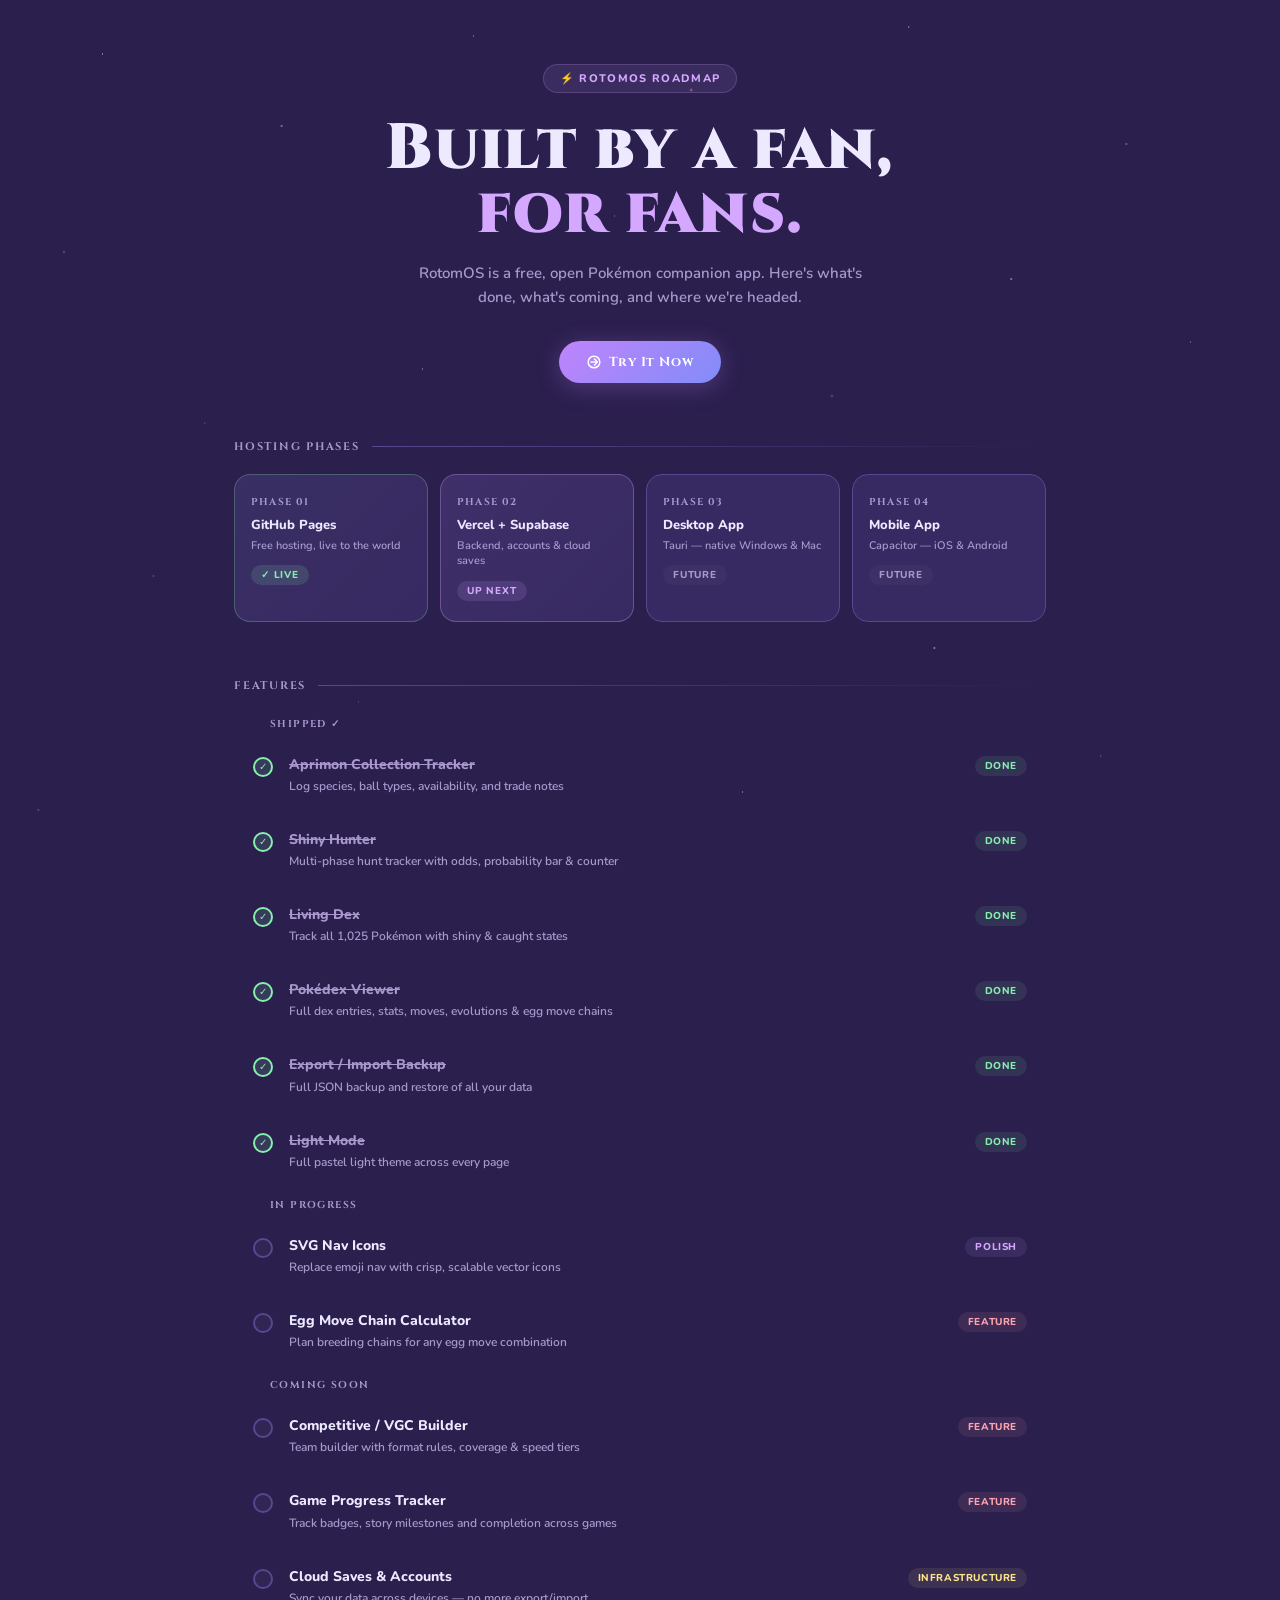
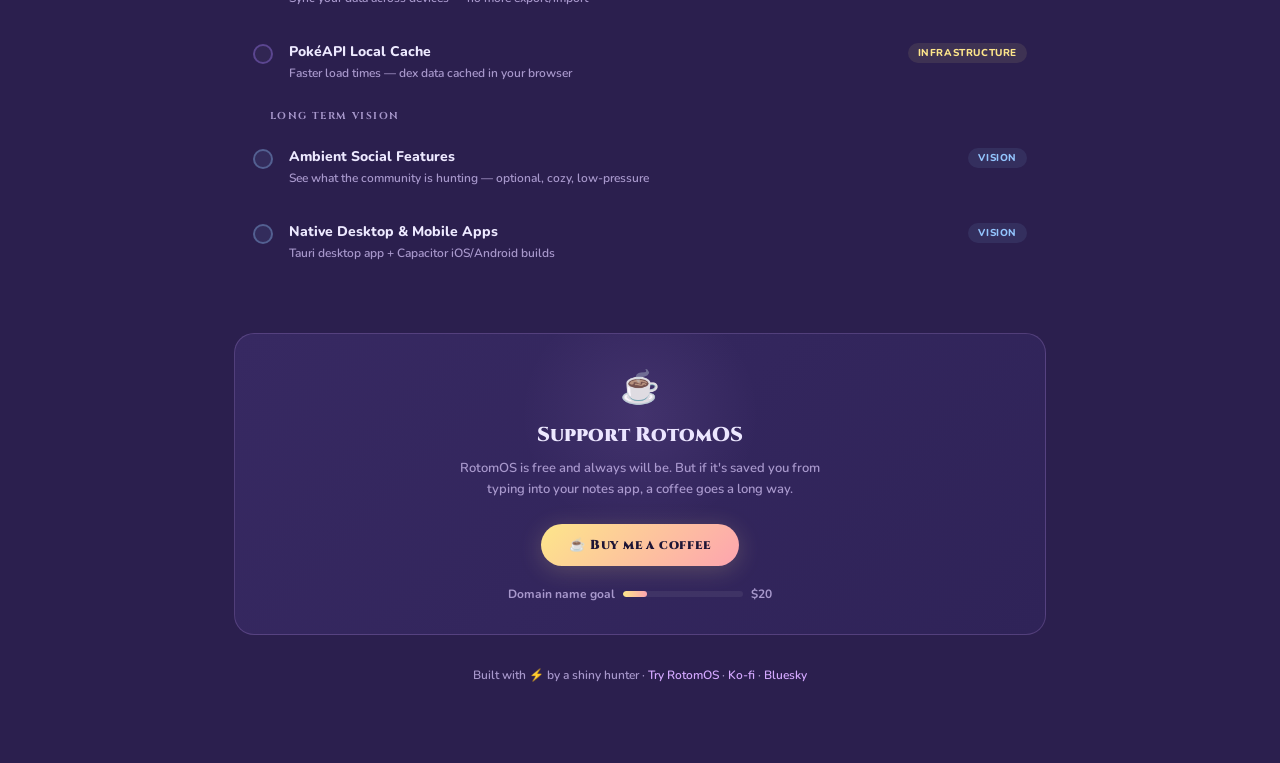
<file: roadmap.html>
<!DOCTYPE html>
<html lang="en">
<head>
<meta charset="UTF-8">
<meta name="viewport" content="width=device-width, initial-scale=1.0">
<title>RotomOS — Roadmap</title>
<link rel="preconnect" href="https://fonts.googleapis.com">
<link href="https://fonts.googleapis.com/css2?family=Cinzel:wght@700;900&family=Nunito:wght@400;600;700;800&display=swap" rel="stylesheet">
<style>
  *, *::before, *::after { box-sizing: border-box; margin: 0; padding: 0; }

  :root {
    --bg:       #2b1f4e;
    --surface:  #372962;
    --surface2: #422f72;
    --border:   #5b4690;
    --text:     #ede9ff;
    --muted:    #a898cc;
    --accent:   #d4a8ff;
    --rose:     #fda4af;
    --mint:     #86efac;
    --gold:     #fde68a;
    --sky:      #93c5fd;
  }

  html { scroll-behavior: smooth; }

  body {
    background: var(--bg);
    color: var(--text);
    font-family: 'Nunito', sans-serif;
    min-height: 100vh;
    overflow-x: hidden;
    position: relative;
  }

  /* ── Starfield ── */
  body::before {
    content: '';
    position: fixed; inset: 0; z-index: 0; pointer-events: none;
    background-image:
      radial-gradient(1px 1px at 8%  6%, #ffffffcc, transparent),
      radial-gradient(1.5px 1.5px at 22% 14%, #e9d5ffaa, transparent),
      radial-gradient(1px 1px at 37%  4%, #ffffff99, transparent),
      radial-gradient(2px 2px at 54% 10%, #fda4af88, transparent),
      radial-gradient(1px 1px at 71%  3%, #ffffffbb, transparent),
      radial-gradient(1.5px 1.5px at 88% 16%, #93c5fd99, transparent),
      radial-gradient(1px 1px at 5%  28%, #ffffffaa, transparent),
      radial-gradient(1px 1px at 48% 24%, #e9d5ff88, transparent),
      radial-gradient(1.5px 1.5px at 79% 31%, #ffffff99, transparent),
      radial-gradient(1px 1px at 16% 47%, #fde68a66, transparent),
      radial-gradient(1px 1px at 33% 41%, #ffffffaa, transparent),
      radial-gradient(2px 2px at 65% 44%, #d4a8ff55, transparent),
      radial-gradient(1px 1px at 93% 38%, #ffffff88, transparent),
      radial-gradient(1.5px 1.5px at 12% 64%, #fda4af55, transparent),
      radial-gradient(1px 1px at 44% 60%, #ffffffaa, transparent),
      radial-gradient(1px 1px at 28% 78%, #93c5fd66, transparent),
      radial-gradient(1.5px 1.5px at 73% 72%, #ffffff99, transparent),
      radial-gradient(1px 1px at 86% 84%, #e9d5ff77, transparent),
      radial-gradient(1px 1px at 58% 88%, #ffffffaa, transparent),
      radial-gradient(1.5px 1.5px at 3%  90%, #fde68a55, transparent);
  }

  /* ── Layout ── */
  .page { position: relative; z-index: 1; max-width: 860px; margin: 0 auto; padding: 0 24px 80px; }

  /* ── Header ── */
  .hero {
    text-align: center;
    padding: 64px 0 56px;
  }
  .hero-badge {
    display: inline-flex; align-items: center; gap: 8px;
    background: #d4a8ff18; border: 1px solid #d4a8ff33;
    border-radius: 100px; padding: 6px 16px;
    font-size: 11px; font-weight: 800; letter-spacing: .12em;
    text-transform: uppercase; color: var(--accent);
    margin-bottom: 24px;
  }
  .hero-title {
    font-family: 'Cinzel', serif;
    font-size: clamp(36px, 6vw, 64px);
    font-weight: 900;
    line-height: 1;
    letter-spacing: .02em;
    margin-bottom: 16px;
  }
  .hero-title span { color: var(--accent); }
  .hero-sub {
    color: var(--muted);
    font-size: 15px;
    font-weight: 600;
    max-width: 480px;
    margin: 0 auto 32px;
    line-height: 1.6;
  }
  .hero-cta {
    display: inline-flex; align-items: center; gap: 8px;
    background: linear-gradient(135deg, #c084fc, #818cf8);
    color: white; font-family: 'Cinzel', serif;
    font-size: 13px; font-weight: 700; letter-spacing: .06em;
    padding: 12px 28px; border-radius: 100px;
    text-decoration: none;
    box-shadow: 0 4px 24px #c084fc44;
    transition: transform .18s, box-shadow .18s;
  }
  .hero-cta:hover { transform: translateY(-2px); box-shadow: 0 8px 32px #c084fc66; }

  /* ── Section headers ── */
  .section-label {
    font-family: 'Cinzel', serif;
    font-size: 11px; font-weight: 700;
    letter-spacing: .16em; text-transform: uppercase;
    color: var(--muted);
    margin-bottom: 20px;
    display: flex; align-items: center; gap: 12px;
  }
  .section-label::after {
    content: ''; flex: 1; height: 1px;
    background: linear-gradient(90deg, var(--border), transparent);
  }

  /* ── Phase cards (hosting) ── */
  .phases {
    display: grid;
    grid-template-columns: repeat(auto-fill, minmax(180px, 1fr));
    gap: 12px;
    margin-bottom: 56px;
  }
  .phase-card {
    background: var(--surface);
    border: 1px solid var(--border);
    border-radius: 16px;
    padding: 20px 16px;
    position: relative;
    overflow: hidden;
    transition: transform .18s;
  }
  .phase-card:hover { transform: translateY(-3px); }
  .phase-card.done { border-color: #86efac44; }
  .phase-card.done::before {
    content: '';
    position: absolute; inset: 0;
    background: linear-gradient(135deg, #86efac08, transparent);
  }
  .phase-card.current { border-color: #d4a8ff55; }
  .phase-card.current::before {
    content: '';
    position: absolute; inset: 0;
    background: linear-gradient(135deg, #d4a8ff0d, transparent);
  }
  .phase-num {
    font-family: 'Cinzel', serif;
    font-size: 10px; font-weight: 700;
    letter-spacing: .12em; text-transform: uppercase;
    color: var(--muted); margin-bottom: 8px;
  }
  .phase-name {
    font-size: 13px; font-weight: 800;
    margin-bottom: 4px; line-height: 1.3;
  }
  .phase-detail { font-size: 11px; color: var(--muted); font-weight: 600; line-height: 1.4; }
  .phase-status {
    margin-top: 12px;
    display: inline-flex; align-items: center; gap: 5px;
    font-size: 10px; font-weight: 800; letter-spacing: .08em;
    text-transform: uppercase; padding: 3px 10px; border-radius: 100px;
  }
  .phase-status.live { background: #86efac22; color: var(--mint); }
  .phase-status.next { background: #d4a8ff22; color: var(--accent); }
  .phase-status.future { background: #ffffff08; color: var(--muted); }

  /* ── Timeline ── */
  .timeline { margin-bottom: 56px; }
  .tl-group { margin-bottom: 8px; }
  .tl-group-label {
    font-family: 'Cinzel', serif;
    font-size: 10px; font-weight: 700;
    letter-spacing: .14em; text-transform: uppercase;
    color: var(--muted);
    padding: 4px 0 10px 36px;
  }

  .tl-item {
    display: flex; align-items: flex-start; gap: 16px;
    padding: 14px 18px;
    border-radius: 14px;
    border: 1px solid transparent;
    margin-bottom: 6px;
    transition: background .18s, border-color .18s;
    position: relative;
  }
  .tl-item:hover { background: #ffffff06; border-color: var(--border); }
  .tl-item.done { opacity: .75; }

  .tl-dot {
    width: 20px; height: 20px; border-radius: 50%;
    flex-shrink: 0; margin-top: 1px;
    display: flex; align-items: center; justify-content: center;
    font-size: 10px;
  }
  .tl-dot.done-dot  { background: #86efac22; border: 2px solid var(--mint); color: var(--mint); }
  .tl-dot.todo-dot  { background: #ffffff08; border: 2px solid var(--border); }
  .tl-dot.long-dot  { background: #93c5fd15; border: 2px solid #93c5fd55; }

  .tl-body { flex: 1; }
  .tl-title {
    font-size: 14px; font-weight: 800;
    margin-bottom: 3px; line-height: 1.3;
  }
  .tl-item.done .tl-title { text-decoration: line-through; color: var(--muted); }
  .tl-desc { font-size: 12px; color: var(--muted); font-weight: 600; line-height: 1.5; }

  .tl-tag {
    flex-shrink: 0;
    font-size: 10px; font-weight: 800;
    letter-spacing: .06em; text-transform: uppercase;
    padding: 3px 10px; border-radius: 100px;
  }
  .tl-tag.tag-done   { background: #86efac18; color: var(--mint); }
  .tl-tag.tag-polish { background: #d4a8ff18; color: var(--accent); }
  .tl-tag.tag-feat   { background: #fda4af18; color: var(--rose); }
  .tl-tag.tag-infra  { background: #fde68a18; color: var(--gold); }
  .tl-tag.tag-long   { background: #93c5fd18; color: var(--sky); }

  /* ── Ko-fi section ── */
  .kofi-card {
    background: linear-gradient(135deg, var(--surface), #2f2358);
    border: 1px solid #d4a8ff33;
    border-radius: 20px;
    padding: 32px;
    text-align: center;
    position: relative; overflow: hidden;
  }
  .kofi-card::before {
    content: '';
    position: absolute; top: -40px; left: 50%; transform: translateX(-50%);
    width: 240px; height: 240px;
    background: radial-gradient(circle, #d4a8ff18, transparent 70%);
    pointer-events: none;
  }
  .kofi-icon { font-size: 32px; margin-bottom: 12px; }
  .kofi-title {
    font-family: 'Cinzel', serif;
    font-size: 20px; font-weight: 900;
    margin-bottom: 10px;
  }
  .kofi-desc {
    color: var(--muted); font-size: 13px; font-weight: 600;
    max-width: 400px; margin: 0 auto 24px; line-height: 1.6;
  }
  .kofi-btn {
    display: inline-flex; align-items: center; gap: 8px;
    background: linear-gradient(135deg, #fde68a, #fda4af);
    color: #1e1535; font-weight: 900; font-family: 'Cinzel', serif;
    font-size: 13px; letter-spacing: .06em;
    padding: 12px 28px; border-radius: 100px;
    text-decoration: none;
    box-shadow: 0 4px 24px #fde68a33;
    transition: transform .18s, box-shadow .18s;
  }
  .kofi-btn:hover { transform: translateY(-2px); box-shadow: 0 8px 32px #fde68a55; }
  .kofi-goal {
    margin-top: 20px;
    display: flex; align-items: center; justify-content: center; gap: 8px;
    font-size: 12px; color: var(--muted); font-weight: 700;
  }
  .kofi-goal-bar {
    width: 120px; height: 6px;
    background: #ffffff10; border-radius: 100px; overflow: hidden;
  }
  .kofi-goal-fill {
    height: 100%; width: 20%;
    background: linear-gradient(90deg, #fde68a, #fda4af);
    border-radius: 100px;
    animation: shimmer 2s ease-in-out infinite;
  }
  @keyframes shimmer {
    0%, 100% { opacity: 1; }
    50% { opacity: .6; }
  }

  /* ── Footer ── */
  .footer {
    text-align: center; padding: 32px 0 0;
    color: var(--muted); font-size: 12px; font-weight: 600;
  }
  .footer a { color: var(--accent); text-decoration: none; }
  .footer a:hover { text-decoration: underline; }

  /* ── Animations ── */
  .fade-in {
    opacity: 0; transform: translateY(16px);
    animation: fadeUp .5s ease forwards;
  }
  @keyframes fadeUp {
    to { opacity: 1; transform: translateY(0); }
  }
  .fade-in:nth-child(1) { animation-delay: .05s; }
  .fade-in:nth-child(2) { animation-delay: .10s; }
  .fade-in:nth-child(3) { animation-delay: .15s; }
  .fade-in:nth-child(4) { animation-delay: .20s; }
  .fade-in:nth-child(5) { animation-delay: .25s; }
  .fade-in:nth-child(6) { animation-delay: .30s; }
  .fade-in:nth-child(7) { animation-delay: .35s; }
  .fade-in:nth-child(8) { animation-delay: .40s; }

  @media (max-width: 600px) {
    .tl-item { padding: 12px 12px; }
    .tl-tag { display: none; }
    .phases { grid-template-columns: 1fr 1fr; }
  }
</style>
</head>
<body>
<div class="page">

  <!-- HERO -->
  <div class="hero">
    <div class="hero-badge">⚡ RotomOS Roadmap</div>
    <h1 class="hero-title">Built by a fan,<br><span>for fans.</span></h1>
    <p class="hero-sub">RotomOS is a free, open Pokémon companion app. Here's what's done, what's coming, and where we're headed.</p>
    <a href="https://rotomos-app.github.io/RotomOS/" class="hero-cta">
      <svg width="14" height="14" viewBox="0 0 24 24" fill="none" stroke="currentColor" stroke-width="2.5"><circle cx="12" cy="12" r="10"/><line x1="6" y1="12" x2="18" y2="12"/><line x1="12" y1="6" x2="18" y2="12"/><line x1="12" y1="18" x2="18" y2="12"/></svg>
      Try It Now
    </a>
  </div>

  <!-- HOSTING PHASES -->
  <div class="section-label">Hosting Phases</div>
  <div class="phases">
    <div class="phase-card done fade-in">
      <div class="phase-num">Phase 01</div>
      <div class="phase-name">GitHub Pages</div>
      <div class="phase-detail">Free hosting, live to the world</div>
      <div class="phase-status live">✓ Live</div>
    </div>
    <div class="phase-card current fade-in">
      <div class="phase-num">Phase 02</div>
      <div class="phase-name">Vercel + Supabase</div>
      <div class="phase-detail">Backend, accounts & cloud saves</div>
      <div class="phase-status next">Up Next</div>
    </div>
    <div class="phase-card fade-in">
      <div class="phase-num">Phase 03</div>
      <div class="phase-name">Desktop App</div>
      <div class="phase-detail">Tauri — native Windows & Mac</div>
      <div class="phase-status future">Future</div>
    </div>
    <div class="phase-card fade-in">
      <div class="phase-num">Phase 04</div>
      <div class="phase-name">Mobile App</div>
      <div class="phase-detail">Capacitor — iOS & Android</div>
      <div class="phase-status future">Future</div>
    </div>
  </div>

  <!-- FEATURES TIMELINE -->
  <div class="section-label">Features</div>
  <div class="timeline">

    <div class="tl-group">
      <div class="tl-group-label">Shipped ✓</div>

      <div class="tl-item done fade-in">
        <div class="tl-dot done-dot">✓</div>
        <div class="tl-body">
          <div class="tl-title">Aprimon Collection Tracker</div>
          <div class="tl-desc">Log species, ball types, availability, and trade notes</div>
        </div>
        <span class="tl-tag tag-done">Done</span>
      </div>

      <div class="tl-item done fade-in">
        <div class="tl-dot done-dot">✓</div>
        <div class="tl-body">
          <div class="tl-title">Shiny Hunter</div>
          <div class="tl-desc">Multi-phase hunt tracker with odds, probability bar & counter</div>
        </div>
        <span class="tl-tag tag-done">Done</span>
      </div>

      <div class="tl-item done fade-in">
        <div class="tl-dot done-dot">✓</div>
        <div class="tl-body">
          <div class="tl-title">Living Dex</div>
          <div class="tl-desc">Track all 1,025 Pokémon with shiny & caught states</div>
        </div>
        <span class="tl-tag tag-done">Done</span>
      </div>

      <div class="tl-item done fade-in">
        <div class="tl-dot done-dot">✓</div>
        <div class="tl-body">
          <div class="tl-title">Pokédex Viewer</div>
          <div class="tl-desc">Full dex entries, stats, moves, evolutions & egg move chains</div>
        </div>
        <span class="tl-tag tag-done">Done</span>
      </div>

      <div class="tl-item done fade-in">
        <div class="tl-dot done-dot">✓</div>
        <div class="tl-body">
          <div class="tl-title">Export / Import Backup</div>
          <div class="tl-desc">Full JSON backup and restore of all your data</div>
        </div>
        <span class="tl-tag tag-done">Done</span>
      </div>

      <div class="tl-item done fade-in">
        <div class="tl-dot done-dot">✓</div>
        <div class="tl-body">
          <div class="tl-title">Light Mode</div>
          <div class="tl-desc">Full pastel light theme across every page</div>
        </div>
        <span class="tl-tag tag-done">Done</span>
      </div>
    </div>

    <div class="tl-group">
      <div class="tl-group-label">In Progress</div>

      <div class="tl-item fade-in">
        <div class="tl-dot todo-dot"></div>
        <div class="tl-body">
          <div class="tl-title">SVG Nav Icons</div>
          <div class="tl-desc">Replace emoji nav with crisp, scalable vector icons</div>
        </div>
        <span class="tl-tag tag-polish">Polish</span>
      </div>

      <div class="tl-item fade-in">
        <div class="tl-dot todo-dot"></div>
        <div class="tl-body">
          <div class="tl-title">Egg Move Chain Calculator</div>
          <div class="tl-desc">Plan breeding chains for any egg move combination</div>
        </div>
        <span class="tl-tag tag-feat">Feature</span>
      </div>
    </div>

    <div class="tl-group">
      <div class="tl-group-label">Coming Soon</div>

      <div class="tl-item fade-in">
        <div class="tl-dot todo-dot"></div>
        <div class="tl-body">
          <div class="tl-title">Competitive / VGC Builder</div>
          <div class="tl-desc">Team builder with format rules, coverage & speed tiers</div>
        </div>
        <span class="tl-tag tag-feat">Feature</span>
      </div>

      <div class="tl-item fade-in">
        <div class="tl-dot todo-dot"></div>
        <div class="tl-body">
          <div class="tl-title">Game Progress Tracker</div>
          <div class="tl-desc">Track badges, story milestones and completion across games</div>
        </div>
        <span class="tl-tag tag-feat">Feature</span>
      </div>

      <div class="tl-item fade-in">
        <div class="tl-dot todo-dot"></div>
        <div class="tl-body">
          <div class="tl-title">Cloud Saves & Accounts</div>
          <div class="tl-desc">Sync your data across devices — no more export/import</div>
        </div>
        <span class="tl-tag tag-infra">Infrastructure</span>
      </div>

      <div class="tl-item fade-in">
        <div class="tl-dot todo-dot"></div>
        <div class="tl-body">
          <div class="tl-title">PokéAPI Local Cache</div>
          <div class="tl-desc">Faster load times — dex data cached in your browser</div>
        </div>
        <span class="tl-tag tag-infra">Infrastructure</span>
      </div>
    </div>

    <div class="tl-group">
      <div class="tl-group-label">Long Term Vision</div>

      <div class="tl-item fade-in">
        <div class="tl-dot long-dot"></div>
        <div class="tl-body">
          <div class="tl-title">Ambient Social Features</div>
          <div class="tl-desc">See what the community is hunting — optional, cozy, low-pressure</div>
        </div>
        <span class="tl-tag tag-long">Vision</span>
      </div>

      <div class="tl-item fade-in">
        <div class="tl-dot long-dot"></div>
        <div class="tl-body">
          <div class="tl-title">Native Desktop & Mobile Apps</div>
          <div class="tl-desc">Tauri desktop app + Capacitor iOS/Android builds</div>
        </div>
        <span class="tl-tag tag-long">Vision</span>
      </div>
    </div>

  </div>

  <!-- KO-FI -->
  <div class="kofi-card">
    <div class="kofi-icon">☕</div>
    <div class="kofi-title">Support RotomOS</div>
    <div class="kofi-desc">RotomOS is free and always will be. But if it's saved you from typing into your notes app, a coffee goes a long way.</div>
    <a href="https://ko-fi.com/rotomos" class="kofi-btn" target="_blank">☕ Buy me a coffee</a>
    <div class="kofi-goal">
      <span>Domain name goal</span>
      <div class="kofi-goal-bar"><div class="kofi-goal-fill"></div></div>
      <span>$20</span>
    </div>
  </div>

  <div class="footer">
    <p>Built with ⚡ by a shiny hunter · <a href="https://rotomos-app.github.io/RotomOS/">Try RotomOS</a> · <a href="https://ko-fi.com/rotomos">Ko-fi</a> · <a href="https://bsky.app/profile/rotomos-app.bsky.social">Bluesky</a></p>
  </div>

</div>
</body>
</html>
</file>
